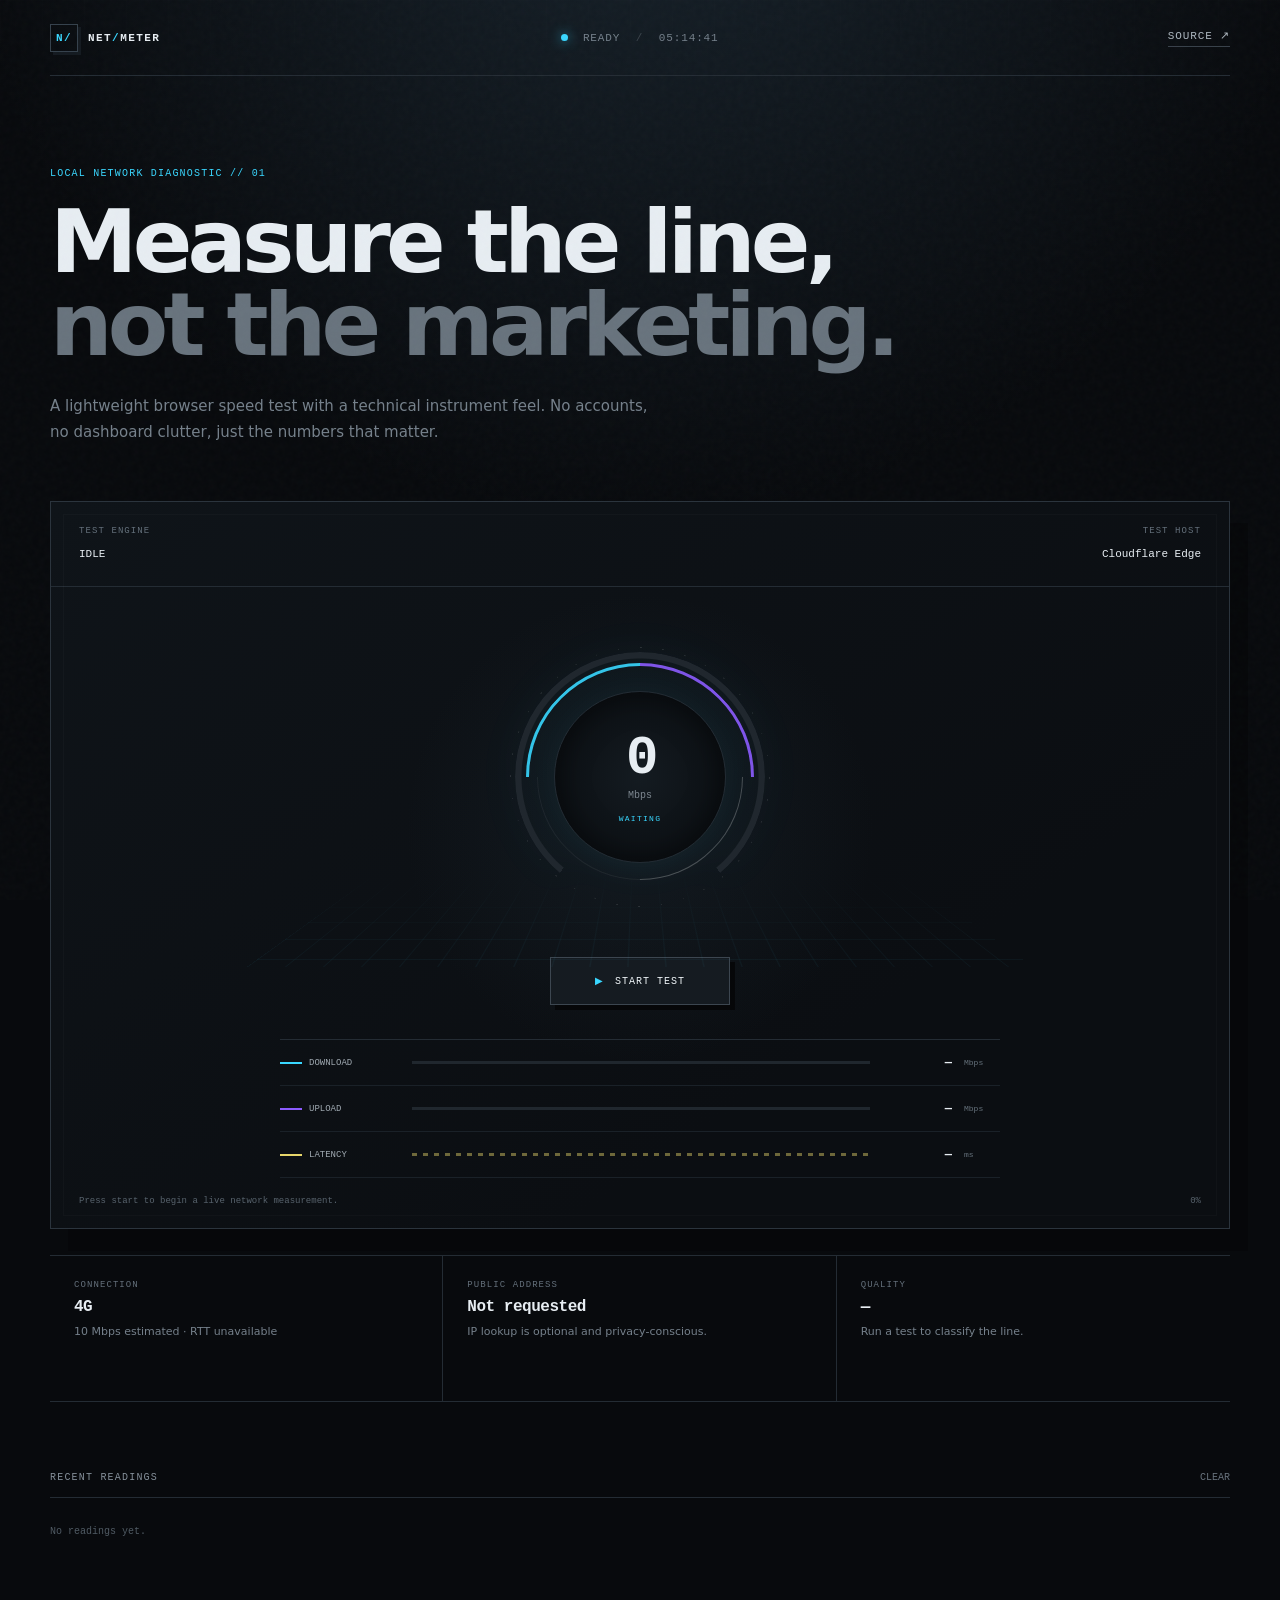
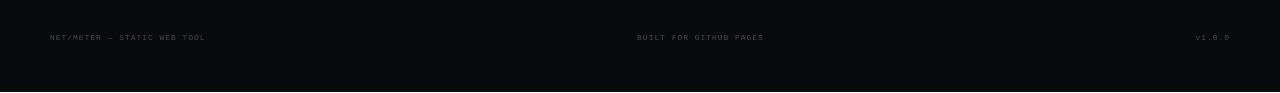
<file: st/index.html>
<!doctype html>
<html lang="id">
<head>
  <meta charset="utf-8">
  <meta name="viewport" content="width=device-width, initial-scale=1">
  <meta name="theme-color" content="#080a0d">
  <meta name="description" content="NET/METER — browser-based internet speed test.">
  <title>NET/METER — Internet Speed Test</title>
  <link rel="preconnect" href="https://speed.cloudflare.com">
  <link rel="stylesheet" href="styles.css">
</head>
<body>
  <div class="noise"></div>
  <header class="topbar">
    <a class="brand" href="./" aria-label="NET/METER home">
      <span class="brand-mark">N/</span>
      <span>NET<span>/</span>METER</span>
    </a>
    <div class="top-status">
      <span class="status-dot"></span>
      <span id="connectionText">READY</span>
      <span class="slash">/</span>
      <span id="clock">--:--:--</span>
    </div>
    <a class="github-link" href="https://github.com/" target="_blank" rel="noreferrer">SOURCE ↗</a>
  </header>

  <main class="shell">
    <section class="intro">
      <div class="eyebrow">LOCAL NETWORK DIAGNOSTIC // 01</div>
      <h1>Measure the line,<br><em>not the marketing.</em></h1>
      <p class="intro-copy">
        A lightweight browser speed test with a technical instrument feel.
        No accounts, no dashboard clutter, just the numbers that matter.
      </p>
    </section>

    <section class="instrument" aria-label="Speed test">
      <div class="instrument-head">
        <div>
          <span class="micro-label">TEST ENGINE</span>
          <strong id="phase">IDLE</strong>
        </div>
        <div class="server">
          <span class="micro-label">TEST HOST</span>
          <strong>Cloudflare Edge</strong>
        </div>
      </div>

      <div class="gauge-wrap">
        <div class="gauge-grid"></div>
        <div class="gauge" id="gauge">
          <div class="gauge-ring ring-a"></div>
          <div class="gauge-ring ring-b"></div>
          <div class="gauge-ticks"></div>
          <div class="gauge-center">
            <div class="gauge-value" id="speedValue">0</div>
            <div class="gauge-unit" id="speedUnit">Mbps</div>
            <div class="gauge-phase" id="gaugePhase">WAITING</div>
          </div>
        </div>
      </div>

      <button id="startBtn" class="start-btn">
        <span class="btn-icon">▶</span>
        <span id="startText">START TEST</span>
      </button>

      <div class="live-readout">
        <div class="metric-row">
          <div class="metric-label"><span class="bar cyan"></span>DOWNLOAD</div>
          <div class="metric-track"><span id="downloadBar"></span></div>
          <strong id="downloadValue">—</strong>
          <small>Mbps</small>
        </div>
        <div class="metric-row">
          <div class="metric-label"><span class="bar violet"></span>UPLOAD</div>
          <div class="metric-track"><span id="uploadBar"></span></div>
          <strong id="uploadValue">—</strong>
          <small>Mbps</small>
        </div>
        <div class="metric-row compact">
          <div class="metric-label"><span class="bar yellow"></span>LATENCY</div>
          <div class="latency-line"><span id="latencyDots"></span></div>
          <strong id="pingValue">—</strong>
          <small>ms</small>
        </div>
      </div>

      <div class="instrument-foot">
        <span id="testNote">Press start to begin a live network measurement.</span>
        <span id="progress">0%</span>
      </div>
    </section>

    <section class="details">
      <article class="detail-card">
        <span class="micro-label">CONNECTION</span>
        <h2 id="connectionType">Detecting…</h2>
        <p id="connectionMeta">Browser network information</p>
      </article>
      <article class="detail-card">
        <span class="micro-label">PUBLIC ADDRESS</span>
        <h2 id="ipAddress">Not requested</h2>
        <p>IP lookup is optional and privacy-conscious.</p>
      </article>
      <article class="detail-card">
        <span class="micro-label">QUALITY</span>
        <h2 id="quality">—</h2>
        <p id="qualityMeta">Run a test to classify the line.</p>
      </article>
    </section>

    <section class="history">
      <div class="section-title">
        <span>RECENT READINGS</span>
        <button id="clearHistory" type="button">CLEAR</button>
      </div>
      <div id="historyList" class="history-list">
        <div class="empty-history">No readings yet.</div>
      </div>
    </section>

    <footer>
      <span>NET/METER — STATIC WEB TOOL</span>
      <span>BUILT FOR GITHUB PAGES</span>
      <span>v1.0.0</span>
    </footer>
  </main>

  <script src="app.js"></script>
</body>
</html>
</file>
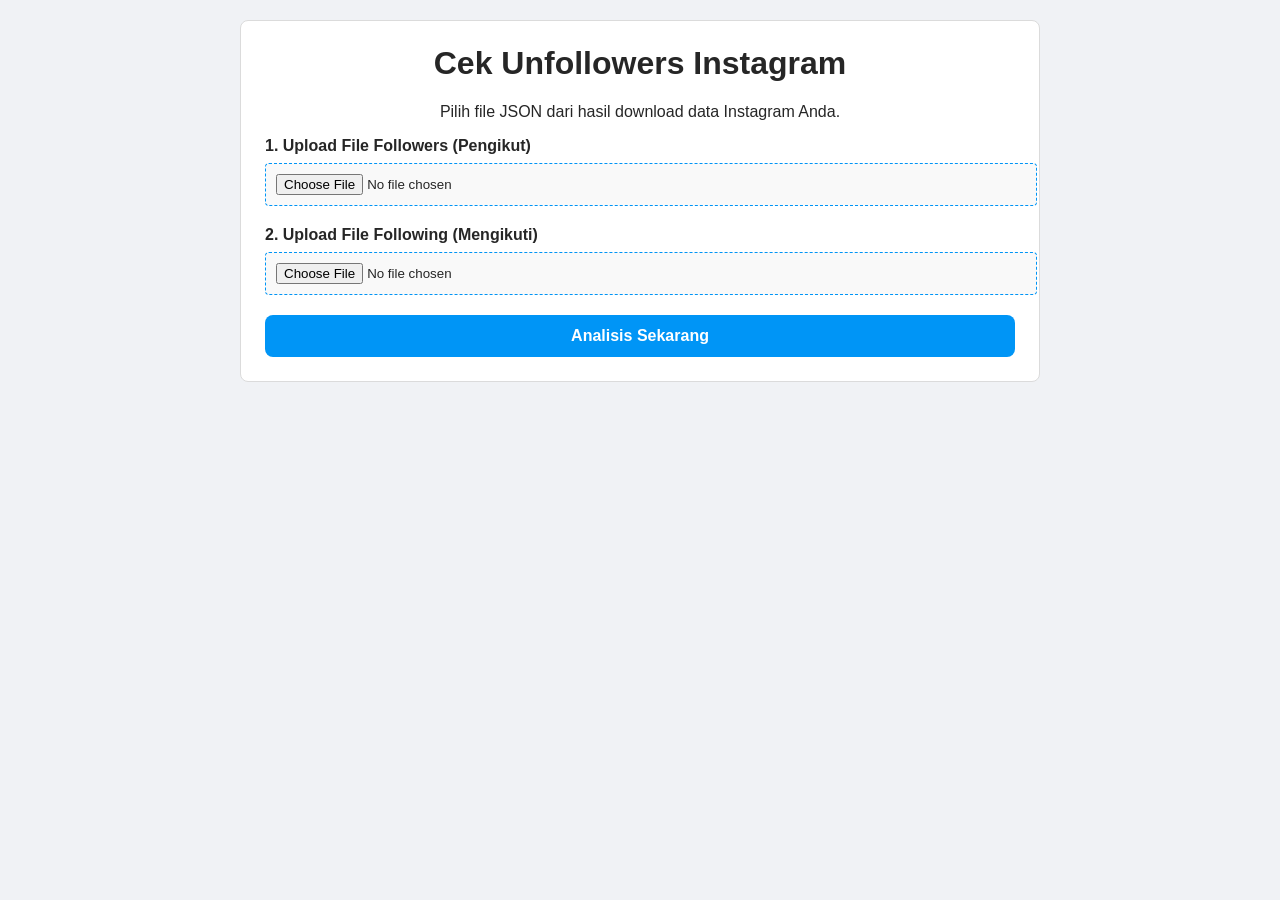
<file: uf.html>
<!DOCTYPE html>
<html lang="id">
<head>
    <meta charset="UTF-8">
    <meta name="viewport" content="width=device-width, initial-scale=1.0">
    <title>Instagram Unfollowers Tracker</title>
    <style>
        :root {
            --bg-color: #f0f2f5;
            --card-bg: #ffffff;
            --primary: #0095f6;
            --primary-hover: #0077c5;
            --text-main: #262626;
            --border: #dbdbdb;
            --danger: #ed4956;
            --success: #28a745;
        }
        body {
            font-family: -apple-system, BlinkMacSystemFont, "Segoe UI", Roboto, Helvetica, Arial, sans-serif;
            background-color: var(--bg-color);
            color: var(--text-main);
            padding: 20px;
            margin: 0;
        }
        .container { max-width: 800px; margin: 0 auto; }
        .card {
            background-color: var(--card-bg);
            border: 1px solid var(--border);
            border-radius: 8px;
            padding: 24px;
            margin-bottom: 20px;
        }
        h1, h2 { text-align: center; margin-top: 0; }
        .upload-group { margin-bottom: 20px; font-weight: bold;}
        input[type="file"] {
            display: block; width: 100%; padding: 10px; border: 1px dashed var(--primary);
            border-radius: 4px; background-color: #f9f9f9; margin-top: 8px; cursor: pointer;
        }
        button {
            background-color: var(--primary); color: white; border: none; padding: 12px 20px;
            width: 100%; font-size: 16px; font-weight: bold; border-radius: 8px; cursor: pointer;
        }
        button:hover { background-color: var(--primary-hover); }
        .stats { display: flex; justify-content: space-around; text-align: center; margin-bottom: 20px;}
        .stat-box { background: #f9f9f9; padding: 15px; border-radius: 8px; width: 30%; border: 1px solid var(--border); }
        .stat-box span { display: block; font-size: 24px; font-weight: bold; color: var(--primary); }
        
        select {
            width: 100%; padding: 10px; border-radius: 6px; border: 1px solid var(--border);
            font-size: 16px; margin-bottom: 15px; font-weight: bold; background: #fafafa;
        }
        table { width: 100%; border-collapse: collapse; }
        th, td { padding: 12px; text-align: left; border-bottom: 1px solid var(--border); }
        th { background-color: #f9f9f9; }
        a { color: var(--primary); text-decoration: none; }
        a:hover { text-decoration: underline; }
        #results, #warningMessage { display: none; }
        #warningMessage { background-color: #ffeaea; color: var(--danger); padding: 15px; border-radius: 6px; margin-bottom: 20px; border: 1px solid #ffc2c2;}
    </style>
</head>
<body>

<div class="container">
    <div class="card">
        <h1>Cek Unfollowers Instagram</h1>
        <p style="text-align: center;">Pilih file JSON dari hasil download data Instagram Anda.</p>
        
        <div id="warningMessage"></div>

        <div class="upload-group">
            <label>1. Upload File Followers (Pengikut)</label>
            <input type="file" id="followersFile" accept=".json">
        </div>

        <div class="upload-group">
            <label>2. Upload File Following (Mengikuti)</label>
            <input type="file" id="followingFile" accept=".json">
        </div>

        <button id="analyzeBtn">Analisis Sekarang</button>
    </div>

    <div class="card" id="results">
        <h2>Hasil Analisis</h2>
        
        <div class="stats">
            <div class="stat-box">Mengikuti <span id="followingCount">0</span></div>
            <div class="stat-box">Pengikut <span id="followersCount">0</span></div>
            <div class="stat-box" style="border-color: var(--danger);">Tidak Follback <span id="unfollowersCount" style="color: var(--danger);">0</span></div>
        </div>

        <select id="viewFilter">
            <option value="notFollback">Kategori: ❌ Tidak Follback (Kamu follow, dia tidak)</option>
            <option value="mutual">Kategori: 🤝 Saling Follow (Mutuals)</option>
            <option value="fans">Kategori: 🌟 Fans (Dia follow, kamu tidak)</option>
        </select>

        <table id="resultTable">
            <thead>
                <tr>
                    <th>No</th>
                    <th>Username</th>
                    <th>Link Profil</th>
                </tr>
            </thead>
            <tbody></tbody>
        </table>
    </div>
</div>

<script>
    // Fungsi Pemindai Super Deep & Universal untuk JSON Instagram
    function extractUsernames(data) {
        let usernamesMap = new Map();

        function add(u) {
            if (typeof u === 'string') {
                u = u.trim();
                // Validasi ketat agar string sampah/sistem tidak masuk
                if (u.length > 0 && u.length < 35 && !u.includes(' ') && !u.includes('/') && !u.includes('<') && !u.includes('http') && u.toLowerCase() !== '_u' && u.toLowerCase() !== 'instagram') {
                    usernamesMap.set(u.toLowerCase(), u);
                }
            }
        }

        // Rekursif menyeluruh ke setiap objek dan array
        function deepScan(obj) {
            if (obj === null || obj === undefined) return;

            if (Array.isArray(obj)) {
                obj.forEach(deepScan);
            } else if (typeof obj === 'object') {
                // Ambil langsung jika properti umum ini ada
                if (obj.value) add(obj.value);
                if (obj.username) add(obj.username);
                if (obj.title) add(obj.title);

                // Telusuri semua isi properti objek secara membabi buta
                for (let key in obj) {
                    if (Object.prototype.hasOwnProperty.call(obj, key)) {
                        deepScan(obj[key]);
                    }
                }
            }
        }

        deepScan(data);

        // Lapisan Pengaman Ekstra: Jika objek gagal mendeteksi, gunakan Regex pada teks mentah JSON
        if (usernamesMap.size === 0) {
            const rawString = JSON.stringify(data);
            const regex = /"(?:value|username|title|name)"\s*:\s*"([^"]+)"/g;
            let match;
            while ((match = regex.exec(rawString)) !== null) {
                add(match[1]);
            }
        }

        return usernamesMap;
    }

    function readFileAsJSON(file) {
        return new Promise((resolve, reject) => {
            const reader = new FileReader();
            reader.onload = (e) => {
                try { resolve(JSON.parse(e.target.result)); } 
                catch (err) { reject("File JSON rusak atau tidak valid."); }
            };
            reader.readAsText(file);
        });
    }

    let globalNotFollback = [];
    let globalMutuals = [];
    let globalFans = [];

    function renderTable(dataArray) {
        const tbody = document.querySelector('#resultTable tbody');
        tbody.innerHTML = ''; 
        if(dataArray.length === 0) {
            tbody.innerHTML = '<tr><td colspan="3" style="text-align:center;">Tidak ada data di kategori ini.</td></tr>';
            return;
        }
        dataArray.forEach((username, index) => {
            const tr = document.createElement('tr');
            tr.innerHTML = `<td>${index + 1}</td>
                            <td><b>${username}</b></td>
                            <td><a href="https://www.instagram.com/${username}" target="_blank">Buka Profil &rarr;</a></td>`;
            tbody.appendChild(tr);
        });
    }

    document.getElementById('viewFilter').addEventListener('change', (e) => {
        if(e.target.value === 'notFollback') renderTable(globalNotFollback);
        if(e.target.value === 'mutual') renderTable(globalMutuals);
        if(e.target.value === 'fans') renderTable(globalFans);
    });

    document.getElementById('analyzeBtn').addEventListener('click', async () => {
        const followersInput = document.getElementById('followersFile').files[0];
        const followingInput = document.getElementById('followingFile').files[0];
        const warningDiv = document.getElementById('warningMessage');
        warningDiv.style.display = 'none';

        if (!followersInput || !followingInput) return alert('Mohon upload kedua file JSON.');

        const btn = document.getElementById('analyzeBtn');
        btn.innerText = 'Memproses...'; btn.disabled = true;

        try {
            const followersData = await readFileAsJSON(followersInput);
            const followingData = await readFileAsJSON(followingInput);

            const followersMap = extractUsernames(followersData);
            const followingMap = extractUsernames(followingData);

            if (followingMap.size === 0) {
                 warningDiv.innerHTML = "⚠️ <b>PERHATIAN:</b> Angka 'Mengikuti' masih 0. Pastikan file <code>following.json</code> yang Anda upload benar-benar file dari folder <code>followers_and_following</code> Instagram, bukan file kosong/salah pilih.";
                 warningDiv.style.display = 'block';
            }

            globalNotFollback = [];
            globalMutuals = [];
            globalFans = [];

            followingMap.forEach((originalName, lowerName) => {
                if (followersMap.has(lowerName)) {
                    globalMutuals.push(originalName);
                } else {
                    globalNotFollback.push(originalName);
                }
            });

            followersMap.forEach((originalName, lowerName) => {
                if (!followingMap.has(lowerName)) {
                    globalFans.push(originalName);
                }
            });

            document.getElementById('followersCount').innerText = followersMap.size;
            document.getElementById('followingCount').innerText = followingMap.size;
            document.getElementById('unfollowersCount').innerText = globalNotFollback.length;

            document.getElementById('viewFilter').value = 'notFollback';
            renderTable(globalNotFollback);

            document.getElementById('results').style.display = 'block';
            btn.innerText = 'Analisis Selesai (Ulangi)';
            btn.disabled = false;

        } catch (error) {
            alert('Terjadi kesalahan: ' + error);
            btn.innerText = 'Analisis Sekarang'; btn.disabled = false;
        }
    });
</script>
</body>
</html>
</file>
<file: st/styles.css>
:root {
  --bg: #080a0d;
  --panel: #0e1217;
  --panel-2: #11161c;
  --line: #242c34;
  --text: #e7edf2;
  --muted: #75808b;
  --cyan: #39d7ff;
  --violet: #8c5cff;
  --yellow: #e7d66b;
  --danger: #ff6868;
  --mono: "SFMono-Regular", "Cascadia Code", "Roboto Mono", Consolas, monospace;
  --sans: Inter, ui-sans-serif, system-ui, -apple-system, BlinkMacSystemFont, "Segoe UI", sans-serif;
}

* { box-sizing: border-box; }
html { scroll-behavior: smooth; }
body {
  margin: 0;
  min-height: 100vh;
  color: var(--text);
  background:
    radial-gradient(circle at 50% -10%, #18232c 0, transparent 35%),
    linear-gradient(#080a0d, #080a0d);
  font-family: var(--sans);
}
body::before {
  content: "";
  position: fixed;
  inset: 0;
  pointer-events: none;
  opacity: .22;
  background-image:
    linear-gradient(rgba(255,255,255,.035) 1px, transparent 1px),
    linear-gradient(90deg, rgba(255,255,255,.035) 1px, transparent 1px);
  background-size: 42px 42px;
  mask-image: linear-gradient(to bottom, black, transparent 80%);
}
.noise {
  position: fixed;
  inset: 0;
  pointer-events: none;
  opacity: .035;
  background-image: url("data:image/svg+xml,%3Csvg viewBox='0 0 180 180' xmlns='http://www.w3.org/2000/svg'%3E%3Cfilter id='n'%3E%3CfeTurbulence type='fractalNoise' baseFrequency='.85' numOctaves='3' stitchTiles='stitch'/%3E%3C/filter%3E%3Crect width='100%25' height='100%25' filter='url(%23n)' opacity='.7'/%3E%3C/svg%3E");
}
button, a { -webkit-tap-highlight-color: transparent; }
a { color: inherit; }

.topbar {
  width: min(1180px, calc(100% - 40px));
  margin: 0 auto;
  min-height: 76px;
  display: grid;
  grid-template-columns: 1fr auto 1fr;
  align-items: center;
  border-bottom: 1px solid var(--line);
  font-family: var(--mono);
  font-size: 11px;
  letter-spacing: .08em;
}
.brand {
  display: inline-flex;
  align-items: center;
  gap: 10px;
  text-decoration: none;
  font-weight: 800;
  letter-spacing: .13em;
}
.brand > span:last-child > span { color: var(--cyan); }
.brand-mark {
  display: grid;
  place-items: center;
  width: 28px;
  height: 28px;
  border: 1px solid #35414c;
  color: var(--cyan);
  box-shadow: 3px 3px 0 #141a20;
}
.top-status { color: var(--muted); }
.status-dot {
  display: inline-block;
  width: 7px; height: 7px;
  border-radius: 50%;
  background: var(--cyan);
  box-shadow: 0 0 12px rgba(57,215,255,.75);
  margin-right: 7px;
}
.slash { color: #3b444c; margin: 0 8px; }
.github-link {
  justify-self: end;
  color: #aeb8c0;
  text-decoration: none;
  border-bottom: 1px solid #38414a;
  padding-bottom: 4px;
}
.github-link:hover { color: var(--cyan); border-color: var(--cyan); }

.shell { width: min(1180px, calc(100% - 40px)); margin: 0 auto; }
.intro {
  padding: 92px 0 56px;
  max-width: 850px;
}
.eyebrow, .micro-label, .section-title, footer {
  font-family: var(--mono);
  letter-spacing: .12em;
}
.eyebrow {
  color: var(--cyan);
  font-size: 10px;
  margin-bottom: 22px;
}
h1 {
  margin: 0;
  font-size: clamp(44px, 7vw, 88px);
  line-height: .94;
  letter-spacing: -.055em;
  font-weight: 800;
}
h1 em {
  font-style: normal;
  color: #68737d;
}
.intro-copy {
  margin: 28px 0 0;
  max-width: 600px;
  color: var(--muted);
  font-size: 15px;
  line-height: 1.7;
}

.instrument {
  position: relative;
  overflow: hidden;
  min-height: 650px;
  border: 1px solid #2b343d;
  background:
    radial-gradient(circle at 50% 45%, rgba(54, 80, 96, .17), transparent 33%),
    linear-gradient(145deg, #0f1419, #0b0e12 70%);
  box-shadow: 18px 22px 0 rgba(0,0,0,.22);
}
.instrument::after {
  content: "";
  position: absolute;
  inset: 12px;
  border: 1px solid rgba(255,255,255,.025);
  pointer-events: none;
}
.instrument-head {
  display: flex;
  justify-content: space-between;
  padding: 24px 28px;
  border-bottom: 1px solid var(--line);
  font-family: var(--mono);
}
.micro-label {
  display: block;
  font-size: 9px;
  color: #64707b;
  margin-bottom: 8px;
}
.instrument-head strong {
  font-size: 11px;
  font-weight: 500;
}
.server { text-align: right; }
.gauge-wrap {
  position: relative;
  display: grid;
  place-items: center;
  min-height: 380px;
  overflow: hidden;
}
.gauge-grid {
  position: absolute;
  width: 620px;
  height: 300px;
  bottom: -90px;
  background:
    linear-gradient(rgba(57,215,255,.06) 1px, transparent 1px),
    linear-gradient(90deg, rgba(57,215,255,.06) 1px, transparent 1px);
  background-size: 30px 30px;
  transform: perspective(420px) rotateX(62deg);
  mask-image: linear-gradient(to top, black, transparent 75%);
}
.gauge {
  --progress: 0deg;
  position: relative;
  width: 260px;
  height: 260px;
  border-radius: 50%;
  filter: drop-shadow(0 0 18px rgba(57,215,255,.08));
}
.gauge-ring {
  position: absolute;
  inset: 16px;
  border-radius: 50%;
  border: 3px solid transparent;
  border-top-color: var(--cyan);
  border-right-color: var(--violet);
  transform: rotate(-45deg);
  transition: transform .18s linear;
}
.ring-a { opacity: .9; }
.ring-b {
  inset: 27px;
  border-width: 1px;
  border-top-color: rgba(255,255,255,.24);
  border-right-color: rgba(255,255,255,.06);
  transform: rotate(135deg);
}
.gauge::before {
  content: "";
  position: absolute;
  inset: 5px;
  border-radius: 50%;
  background: conic-gradient(from 220deg, var(--cyan) 0deg, var(--violet) var(--progress), #20272e var(--progress), #20272e 280deg, transparent 280deg);
  -webkit-mask: radial-gradient(farthest-side, transparent calc(100% - 7px), #000 calc(100% - 6px));
  mask: radial-gradient(farthest-side, transparent calc(100% - 7px), #000 calc(100% - 6px));
  transition: --progress .15s linear;
}
.gauge::after {
  content: "";
  position: absolute;
  inset: 44px;
  border-radius: 50%;
  border: 1px solid #232c34;
  background: radial-gradient(circle, #141b21, #0c1014 70%);
  box-shadow: inset 0 0 30px rgba(0,0,0,.5);
}
.gauge-ticks {
  position: absolute;
  inset: 0;
  border-radius: 50%;
  background: repeating-conic-gradient(from -140deg, rgba(255,255,255,.28) 0deg .7deg, transparent .7deg 10deg);
  -webkit-mask: radial-gradient(circle, transparent 70%, #000 70.5%, #000 72%, transparent 72.5%);
  mask: radial-gradient(circle, transparent 70%, #000 70.5%, #000 72%, transparent 72.5%);
  opacity: .5;
}
.gauge-center {
  position: absolute;
  inset: 0;
  z-index: 3;
  display: grid;
  place-content: center;
  text-align: center;
}
.gauge-value {
  font-family: var(--mono);
  font-size: 54px;
  line-height: 1;
  font-weight: 700;
  letter-spacing: -.08em;
}
.gauge-unit {
  margin-top: 4px;
  font-family: var(--mono);
  font-size: 10px;
  color: #7d8790;
}
.gauge-phase {
  margin-top: 13px;
  font-family: var(--mono);
  font-size: 8px;
  letter-spacing: .16em;
  color: var(--cyan);
}

.start-btn {
  display: flex;
  align-items: center;
  justify-content: center;
  gap: 11px;
  margin: -10px auto 34px;
  width: 180px;
  height: 48px;
  border: 1px solid #3c4650;
  color: #eef4f7;
  background: #151b21;
  box-shadow: 5px 5px 0 #060709;
  font-family: var(--mono);
  font-size: 10px;
  letter-spacing: .1em;
  cursor: pointer;
  transition: transform .15s, border-color .15s, background .15s;
}
.start-btn:hover {
  transform: translate(-2px, -2px);
  border-color: var(--cyan);
  background: #172128;
}
.start-btn:active { transform: translate(1px, 1px); box-shadow: 2px 2px 0 #060709; }
.start-btn:disabled { opacity: .55; cursor: wait; transform: none; }
.btn-icon { color: var(--cyan); }

.live-readout {
  width: min(720px, calc(100% - 56px));
  margin: 0 auto;
  border-top: 1px solid var(--line);
}
.metric-row {
  display: grid;
  grid-template-columns: 120px 1fr 70px 36px;
  gap: 12px;
  align-items: center;
  min-height: 46px;
  border-bottom: 1px solid #1a2128;
  font-family: var(--mono);
}
.metric-label {
  font-size: 9px;
  color: #a0aab2;
}
.bar {
  display: inline-block;
  width: 22px;
  height: 2px;
  margin-right: 7px;
  vertical-align: middle;
}
.bar.cyan { background: var(--cyan); }
.bar.violet { background: var(--violet); }
.bar.yellow { background: var(--yellow); }
.metric-track {
  height: 3px;
  background: #20272e;
  overflow: hidden;
}
.metric-track span {
  display: block;
  width: 0%;
  height: 100%;
  background: linear-gradient(90deg, var(--cyan), var(--violet));
  transition: width .15s ease;
}
.metric-row:nth-child(2) .metric-track span { background: linear-gradient(90deg, #ff7a9e, var(--violet)); }
.metric-row strong { font-size: 12px; text-align: right; }
.metric-row small { color: #65717b; font-size: 8px; }
.latency-line {
  height: 3px;
  background: repeating-linear-gradient(90deg, var(--yellow) 0 5px, transparent 5px 11px);
  opacity: .45;
}
.instrument-foot {
  display: flex;
  justify-content: space-between;
  padding: 18px 28px 22px;
  color: #58636d;
  font-family: var(--mono);
  font-size: 9px;
}

.details {
  display: grid;
  grid-template-columns: repeat(3, 1fr);
  margin-top: 26px;
  border-top: 1px solid var(--line);
  border-bottom: 1px solid var(--line);
}
.detail-card {
  padding: 24px;
  min-height: 145px;
  border-right: 1px solid var(--line);
}
.detail-card:last-child { border-right: 0; }
.detail-card h2 {
  margin: 0 0 7px;
  font-family: var(--mono);
  font-size: 16px;
  letter-spacing: -.03em;
}
.detail-card p {
  margin: 0;
  color: var(--muted);
  font-size: 11px;
  line-height: 1.6;
}

.history { padding: 70px 0 30px; }
.section-title {
  display: flex;
  justify-content: space-between;
  padding-bottom: 14px;
  color: #85909a;
  font-size: 10px;
  border-bottom: 1px solid var(--line);
}
.section-title button {
  border: 0;
  padding: 0;
  background: transparent;
  color: #68737d;
  font: inherit;
  cursor: pointer;
}
.section-title button:hover { color: var(--cyan); }
.history-list { font-family: var(--mono); }
.history-item {
  display: grid;
  grid-template-columns: 90px 1fr 110px 110px 90px;
  align-items: center;
  gap: 15px;
  min-height: 52px;
  border-bottom: 1px solid #171d23;
  font-size: 10px;
}
.history-item .date { color: #606c76; }
.history-item .down { color: var(--cyan); }
.history-item .up { color: #b18dff; }
.history-item .ping { color: var(--yellow); text-align: right; }
.empty-history { padding: 28px 0; color: #505b64; font-size: 10px; }

footer {
  display: flex;
  justify-content: space-between;
  padding: 38px 0 50px;
  color: #424b53;
  font-size: 8px;
}

@media (max-width: 720px) {
  .topbar, .shell { width: min(100% - 28px, 1180px); }
  .topbar { grid-template-columns: 1fr auto; }
  .top-status { display: none; }
  .intro { padding: 64px 0 42px; }
  h1 { font-size: clamp(43px, 13vw, 66px); }
  .instrument { min-height: 620px; }
  .instrument-head { padding: 20px; }
  .gauge-wrap { min-height: 335px; }
  .gauge { width: 225px; height: 225px; }
  .gauge-value { font-size: 47px; }
  .live-readout { width: calc(100% - 32px); }
  .metric-row { grid-template-columns: 98px 1fr 55px 27px; gap: 7px; }
  .details { grid-template-columns: 1fr; }
  .detail-card { border-right: 0; border-bottom: 1px solid var(--line); }
  .detail-card:last-child { border-bottom: 0; }
  .history-item { grid-template-columns: 62px 1fr 70px; }
  .history-item .up { display: none; }
  .history-item .ping { text-align: right; }
  footer { flex-direction: column; gap: 10px; }
}
</file>
